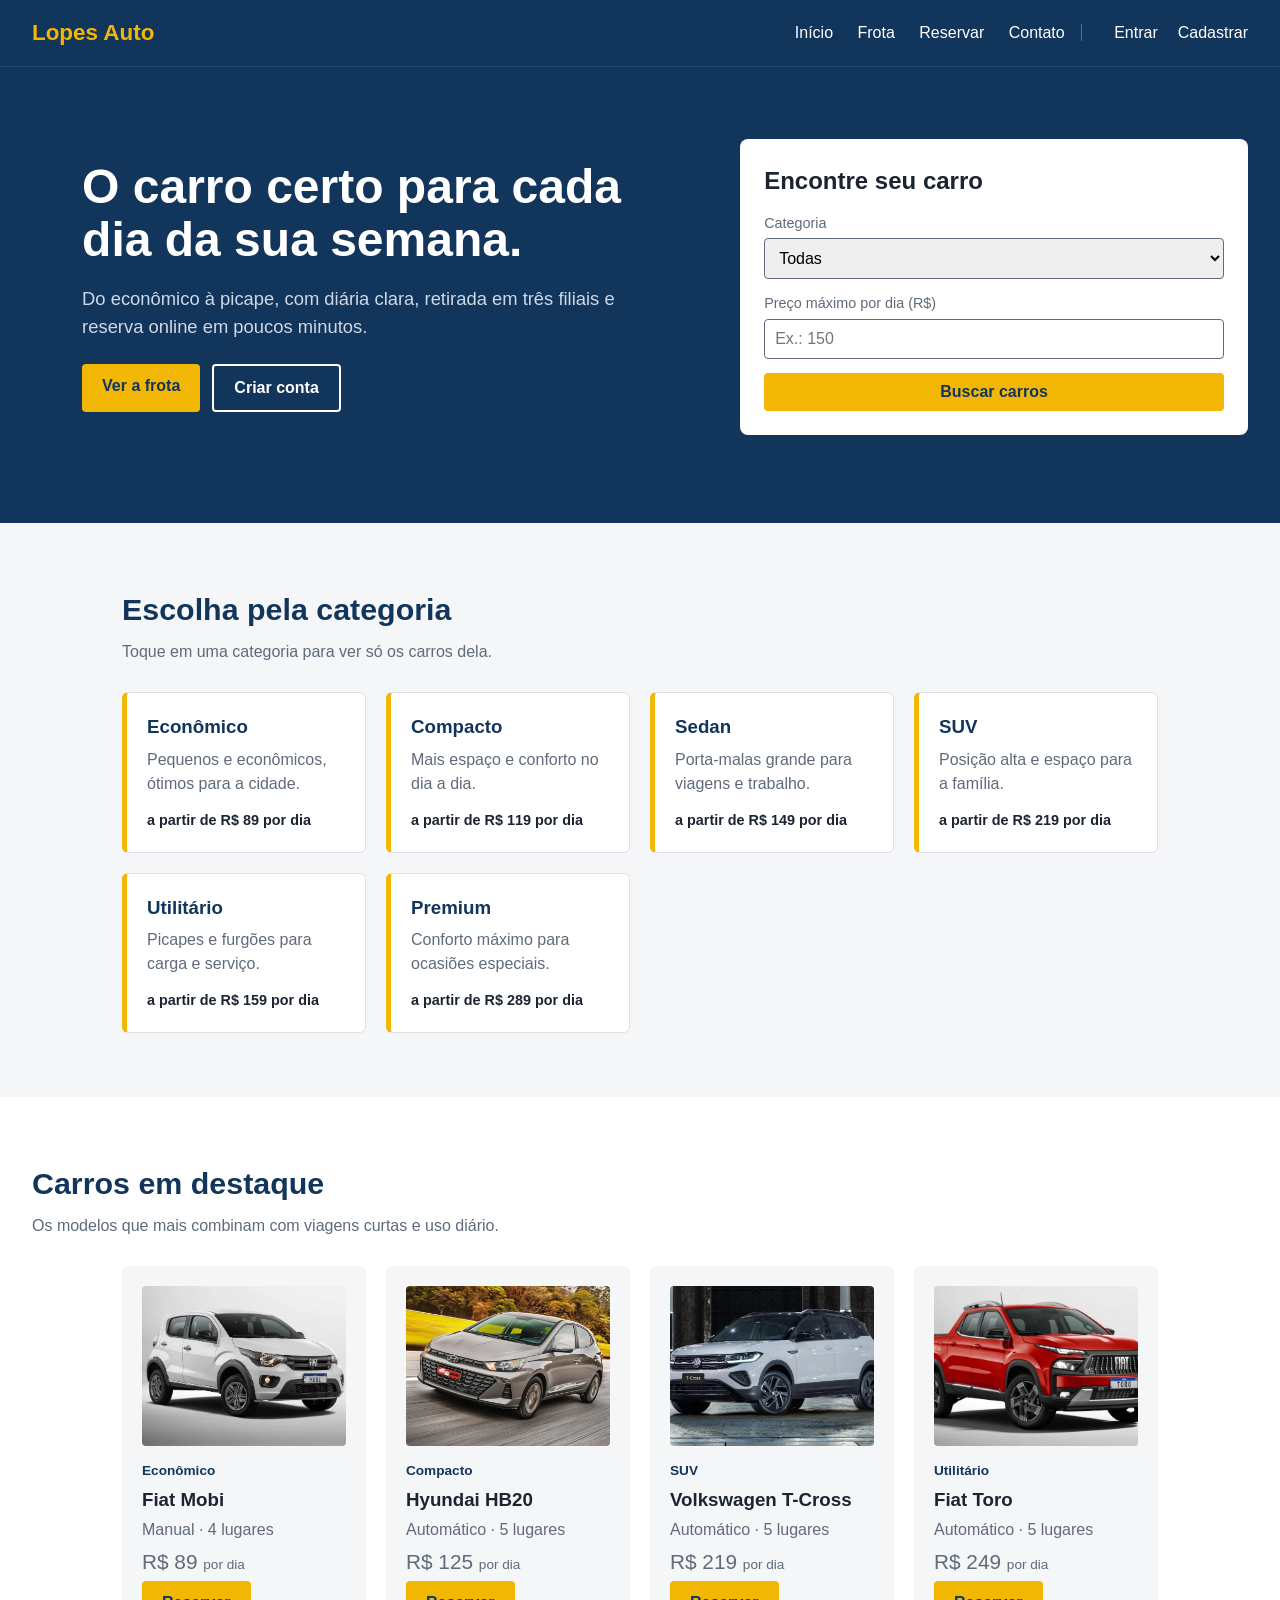
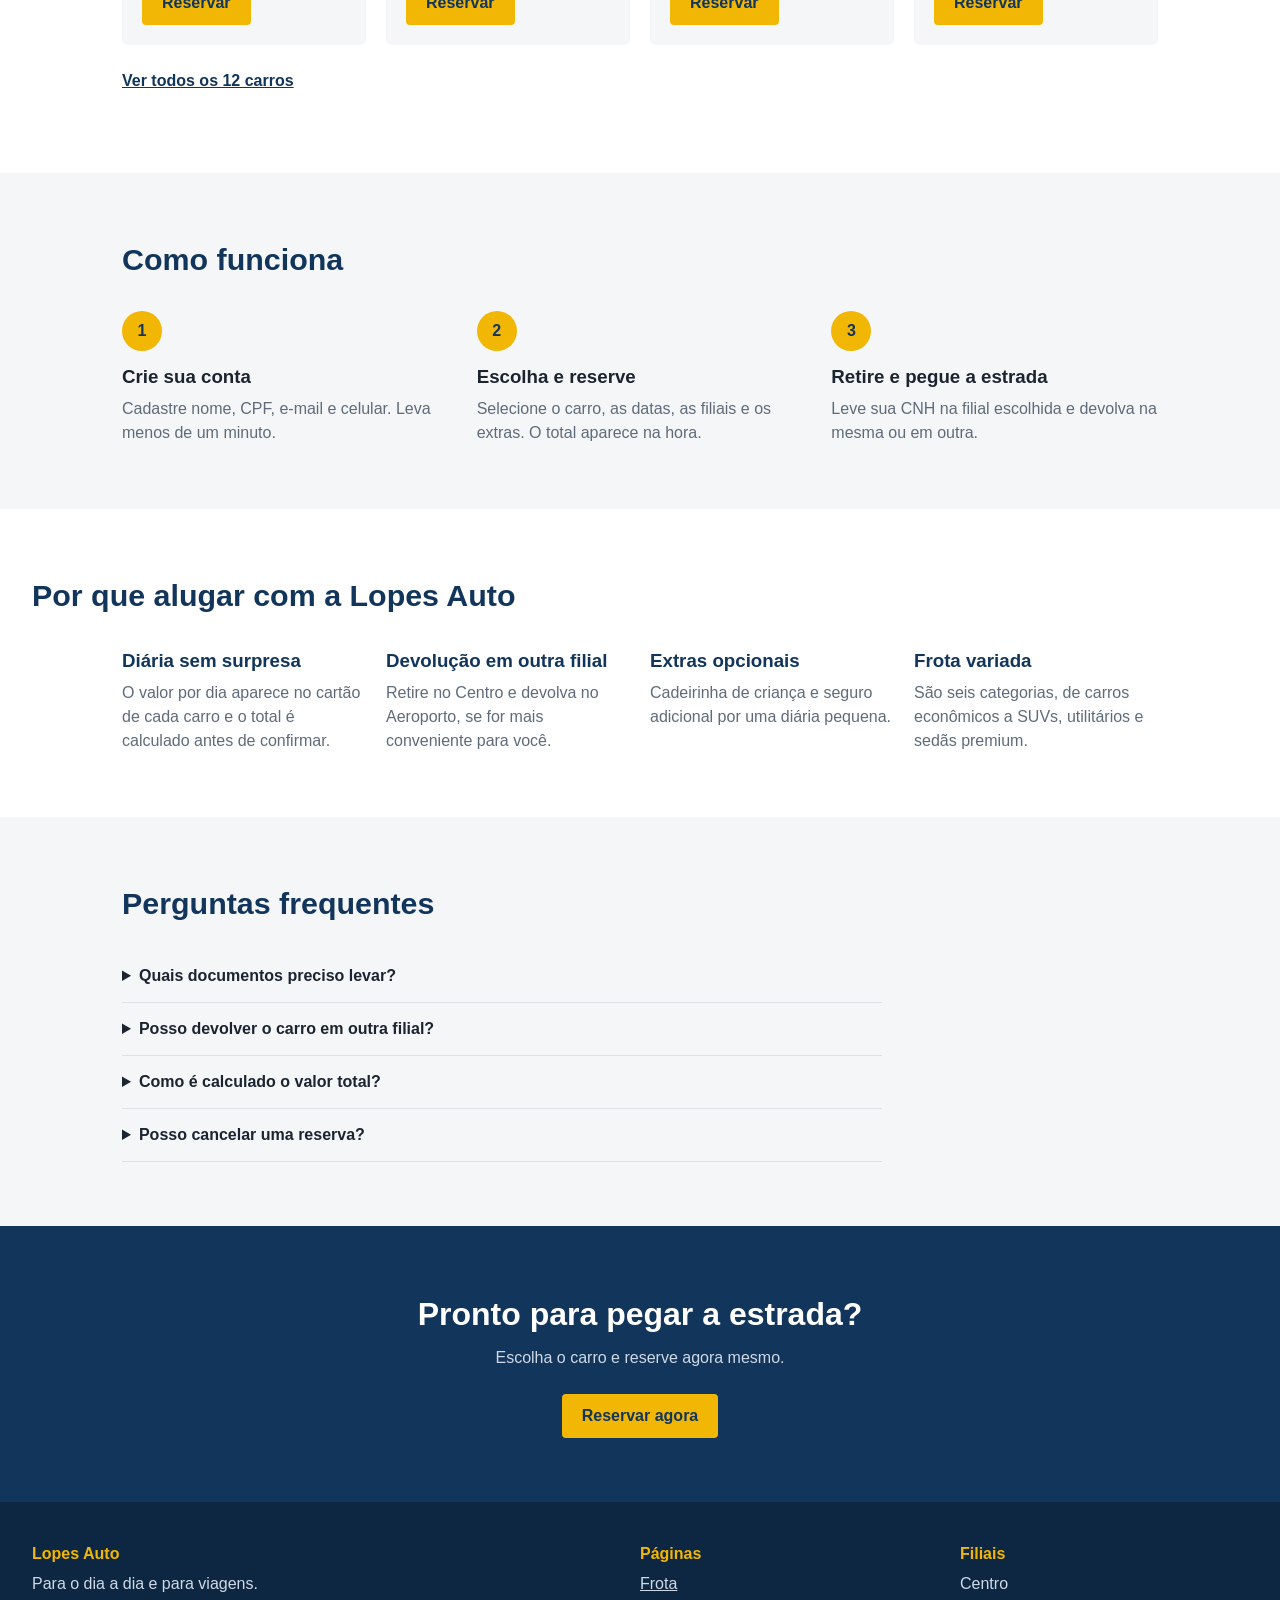
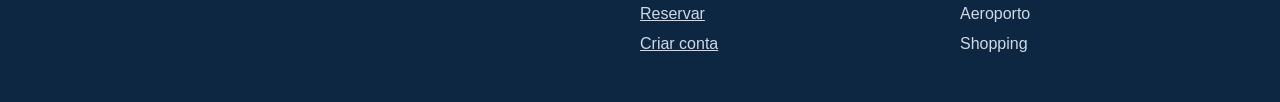
<file: index.html>
<!DOCTYPE html>
<html lang="pt-BR">
<head>
    <meta charset="UTF-8">
    <meta name="author" content="Fernando Lopes">
    <meta name="keywords" content="Site de Locadora, Cadastro, Aluguel de Carros, Veículos">
    <meta name="description" content="Página inicial da locadora, com informações sobre os serviços e a frota de veículos disponíveis" >
    <meta name="viewport" content="width=device-width, initial-scale=1">
    <title>Aluguel de carros</title>
    <link rel="stylesheet" href="css/estilo.css?v=6">
</head>
<body>
    <header class="cabecalho cabecalho-escuro">
        <a class="logo" href="index.html">Lopes Auto</a>
        <nav>
            <a href="index.html">Início</a>
            <a href="frota.html">Frota</a>
            <a href="reserva.html">Reservar</a>
            <a href="contato.html">Contato</a>
            <span id="areaUsuario"></span>
        </nav>
    </header>

    <main>
        <section class="hero">
            <div class="hero-texto">
                <h1>O carro certo para cada dia da sua semana.</h1>
                <p>Do econômico à picape, com diária clara, retirada em três filiais e reserva online em poucos minutos.</p>
                <div class="hero-botoes">
                    <a class="botao" href="frota.html">Ver a frota</a>
                    <a class="botao botao-contorno" href="cadastro.html">Criar conta</a>
                </div>
            </div>

            <form id="buscaRapida" class="busca-rapida">
                <h2>Encontre seu carro</h2>
                <label>Categoria
                    <select id="buscaCategoria">
                        <option value="">Todas</option>
                    </select>
                </label>
                <label>Preço máximo por dia (R$)
                    <input type="number" id="buscaPreco" min="0" placeholder="Ex.: 150">
                </label>
                <button type="submit" class="botao">Buscar carros</button>
            </form>
        </section>

        <section class="secao">
            <h2>Escolha pela categoria</h2>
            <p class="secao-subtitulo">Toque em uma categoria para ver só os carros dela.</p>
            <div id="areaCategorias" class="grade-categorias"></div>
        </section>

        <section class="secao secao-clara">
            <h2>Carros em destaque</h2>
            <p class="secao-subtitulo">Os modelos que mais combinam com viagens curtas e uso diário.</p>
            <div id="areaDestaques" class="grade-destaques"></div>
            <p class="secao-link"><a href="frota.html">Ver todos os 12 carros</a></p>
        </section>

        <section class="secao">
            <h2>Como funciona</h2>
            <div class="passos">
                <div class="passo">
                    <span class="passo-numero">1</span>
                    <h3>Crie sua conta</h3>
                    <p>Cadastre nome, CPF, e-mail e celular. Leva menos de um minuto.</p>
                </div>
                <div class="passo">
                    <span class="passo-numero">2</span>
                    <h3>Escolha e reserve</h3>
                    <p>Selecione o carro, as datas, as filiais e os extras. O total aparece na hora.</p>
                </div>
                <div class="passo">
                    <span class="passo-numero">3</span>
                    <h3>Retire e pegue a estrada</h3>
                    <p>Leve sua CNH na filial escolhida e devolva na mesma ou em outra.</p>
                </div>
            </div>
        </section>

        <section class="secao secao-clara">
            <h2>Por que alugar com a Lopes Auto</h2>
            <div class="beneficios">
                <article>
                    <h3>Diária sem surpresa</h3>
                    <p>O valor por dia aparece no cartão de cada carro e o total é calculado antes de confirmar.</p>
                </article>
                <article>
                    <h3>Devolução em outra filial</h3>
                    <p>Retire no Centro e devolva no Aeroporto, se for mais conveniente para você.</p>
                </article>
                <article>
                    <h3>Extras opcionais</h3>
                    <p>Cadeirinha de criança e seguro adicional por uma diária pequena.</p>
                </article>
                <article>
                    <h3>Frota variada</h3>
                    <p>São seis categorias, de carros econômicos a SUVs, utilitários e sedãs premium.</p>
                </article>
            </div>
        </section>

        <section class="secao">
            <h2>Perguntas frequentes</h2>
            <div class="perguntas">
                <details>
                    <summary>Quais documentos preciso levar?</summary>
                    <p>CNH válida e CPF, os mesmos dados do cadastro feito no site.</p>
                </details>
                <details>
                    <summary>Posso devolver o carro em outra filial?</summary>
                    <p>Sim. Na reserva você escolhe uma filial para a retirada e outra para a devolução.</p>
                </details>
                <details>
                    <summary>Como é calculado o valor total?</summary>
                    <p>O total é o número de diárias multiplicado pela soma do preço do carro com os extras escolhidos.</p>
                </details>
                <details>
                    <summary>Posso cancelar uma reserva?</summary>
                    <p>Sim. Uma reserva fica com o status "Reservada" até a retirada e pode ser cancelada antes dela.</p>
                </details>
            </div>
        </section>

        <section class="chamada-final">
            <h2>Pronto para pegar a estrada?</h2>
            <p>Escolha o carro e reserve agora mesmo.</p>
            <a class="botao" href="reserva.html">Reservar agora</a>
        </section>
    </main>

    <footer class="rodape-grande">
        <div>
            <strong>Lopes Auto</strong>
            <p>Para o dia a dia e para viagens.</p>
        </div>
        <div>
            <strong>Páginas</strong>
            <p><a href="frota.html">Frota</a></p>
            <p><a href="reserva.html">Reservar</a></p>
            <p><a href="cadastro.html">Criar conta</a></p>
        </div>
        <div>
            <strong>Filiais</strong>
            <p>Centro</p>
            <p>Aeroporto</p>
            <p>Shopping</p>
        </div>
    </footer>

    <script src="js/usuarios.js?v=6"></script>
    <script src="js/carros.js?v=6"></script>
    <script src="js/index.js?v=6"></script>
</body>
</html>
</file>
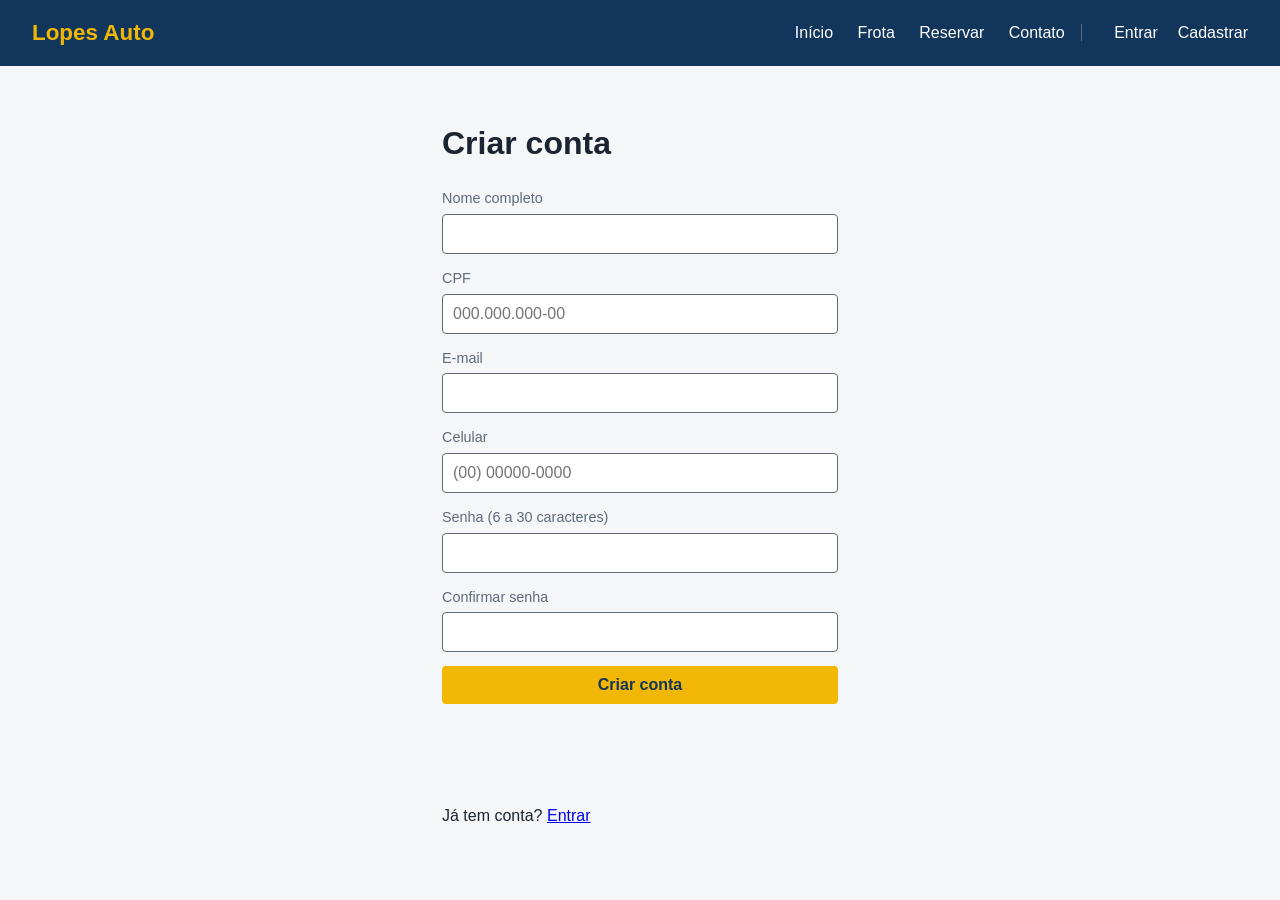
<file: cadastro.html>
<!DOCTYPE html>
<html lang="pt-BR">
<head>
    <meta charset="UTF-8">
    <meta name="author" content="Fernando Lopes">
    <meta name="keywords" content="Site de Locadora, Cadastro, Aluguel de Carros, Veículos">
    <meta name="description" content="Página dedicada a permitir que usuários criem contas na locadora" >
    <meta name="viewport" content="width=device-width, initial-scale=1">
    <title>Criar conta</title>
    <link rel="stylesheet" href="css/estilo.css?v=6">
</head>
<body>
    <header class="cabecalho">
        <a class="logo" href="index.html">Lopes Auto</a>
        <nav>
            <a href="index.html">Início</a>
            <a href="frota.html">Frota</a>
            <a href="reserva.html">Reservar</a>
            <a href="contato.html">Contato</a>
            <span id="areaUsuario"></span>
        </nav>
    </header>

    <main class="conteudo conteudo-estreito">
        <h1>Criar conta</h1>
        <form id="formularioCadastro" class="formulario" novalidate>
            <label>Nome completo
                <input type="text" id="campoNome" maxlength="80" autocomplete="name">
            </label>
            <label>CPF
                <input type="text" id="campoCpf" placeholder="000.000.000-00" maxlength="14" inputmode="numeric" autocomplete="off">
            </label>
            <label>E-mail
                <input type="email" id="campoEmail" maxlength="80" autocomplete="email">
            </label>
            <label>Celular
                <input type="tel" id="campoTelefone" placeholder="(00) 00000-0000" maxlength="15" inputmode="numeric">
            </label>
            <label>Senha (6 a 30 caracteres)
                <input type="password" id="campoSenha" maxlength="30" autocomplete="new-password">
            </label>
            <label>Confirmar senha
                <input type="password" id="campoConfirmacao" maxlength="30" autocomplete="new-password">
            </label>
            <button type="submit" class="botao">Criar conta</button>
            <p id="mensagemCadastro" class="mensagem"></p>
            <p>Já tem conta? <a href="login.html">Entrar</a></p>
        </form>
    </main>

    <script src="js/usuarios.js?v=6"></script>
    <script src="js/mascaras.js?v=6"></script>
    <script src="js/cadastro.js?v=6"></script>
</body>
</html>
</file>
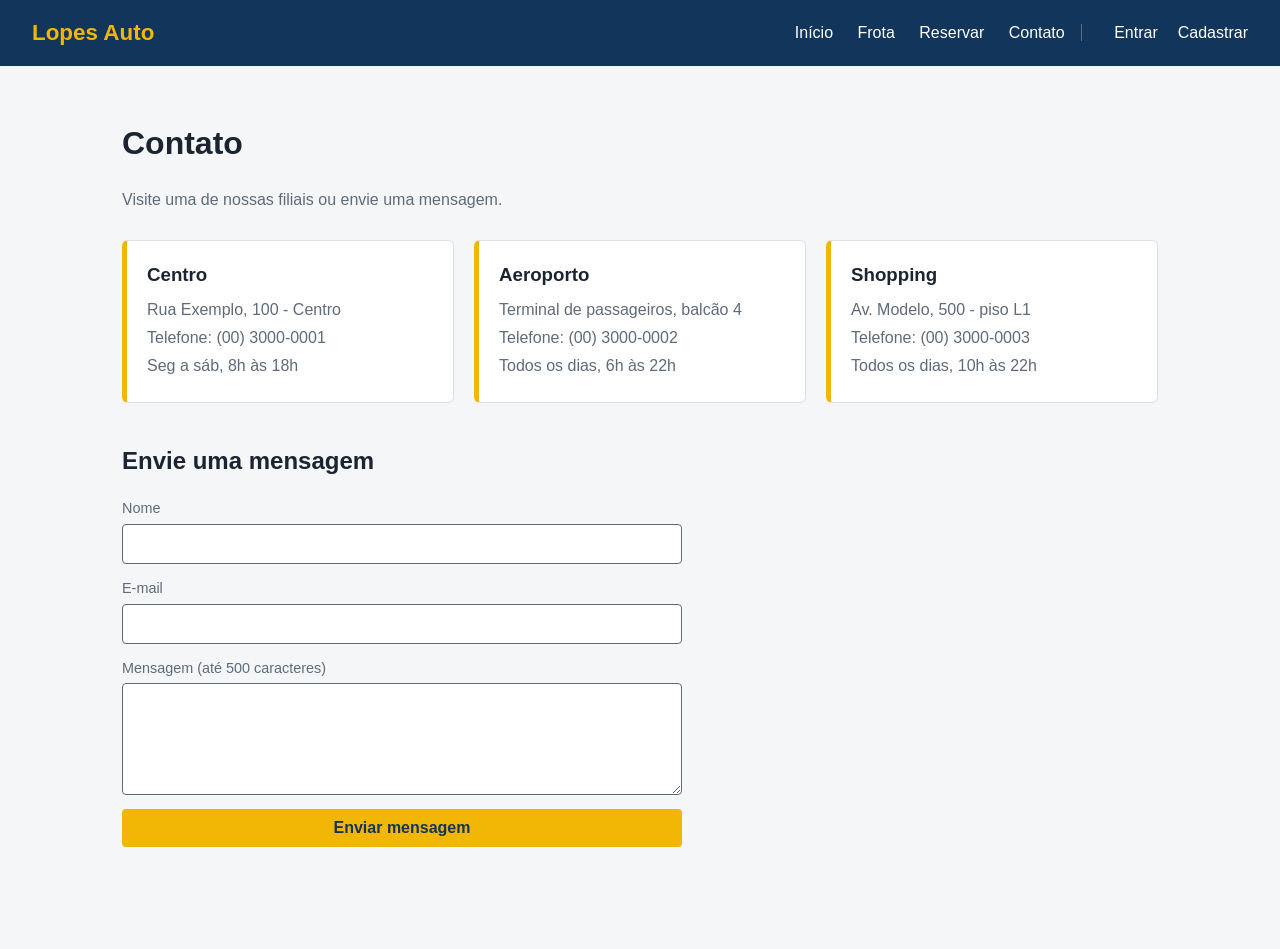
<file: contato.html>
<!DOCTYPE html>
<html lang="pt-BR">
<head>
    <meta charset="UTF-8">
    <meta name="author" content="Fernando Lopes">
    <meta name="keywords" content="Site de Locadora, Cadastro, Aluguel de Carros, Veículos">
    <meta name="description" content="Página dedicada a permitir que usuários entrem em contato com a locadora" >
    <meta name="viewport" content="width=device-width, initial-scale=1">
    <title>Contato</title>
    <link rel="stylesheet" href="css/estilo.css?v=6">
</head>
<body>
    <header class="cabecalho">
        <a class="logo" href="index.html">Lopes Auto</a>
        <nav>
            <a href="index.html">Início</a>
            <a href="frota.html">Frota</a>
            <a href="reserva.html">Reservar</a>
            <a href="contato.html">Contato</a>
            <span id="areaUsuario"></span>
        </nav>
    </header>

    <main class="conteudo">
        <h1>Contato</h1>
        <p class="secao-subtitulo">Visite uma de nossas filiais ou envie uma mensagem.</p>

        <section id="areaFiliais" class="grade-filiais"></section>

        <h2>Envie uma mensagem</h2>
        <form id="formularioContato" class="formulario" novalidate>
            <label>Nome
                <input type="text" id="campoNome" maxlength="80">
            </label>
            <label>E-mail
                <input type="email" id="campoEmail" maxlength="80">
            </label>
            <label>Mensagem (até 500 caracteres)
                <textarea id="campoMensagem" rows="5" maxlength="500"></textarea>
            </label>
            <button type="submit" class="botao">Enviar mensagem</button>
            <p id="mensagemContato" class="mensagem"></p>
        </form>
    </main>

    <script src="js/usuarios.js?v=6"></script>
    <script src="js/carros.js?v=6"></script>
    <script src="js/contato.js?v=6"></script>
</body>
</html>
</file>
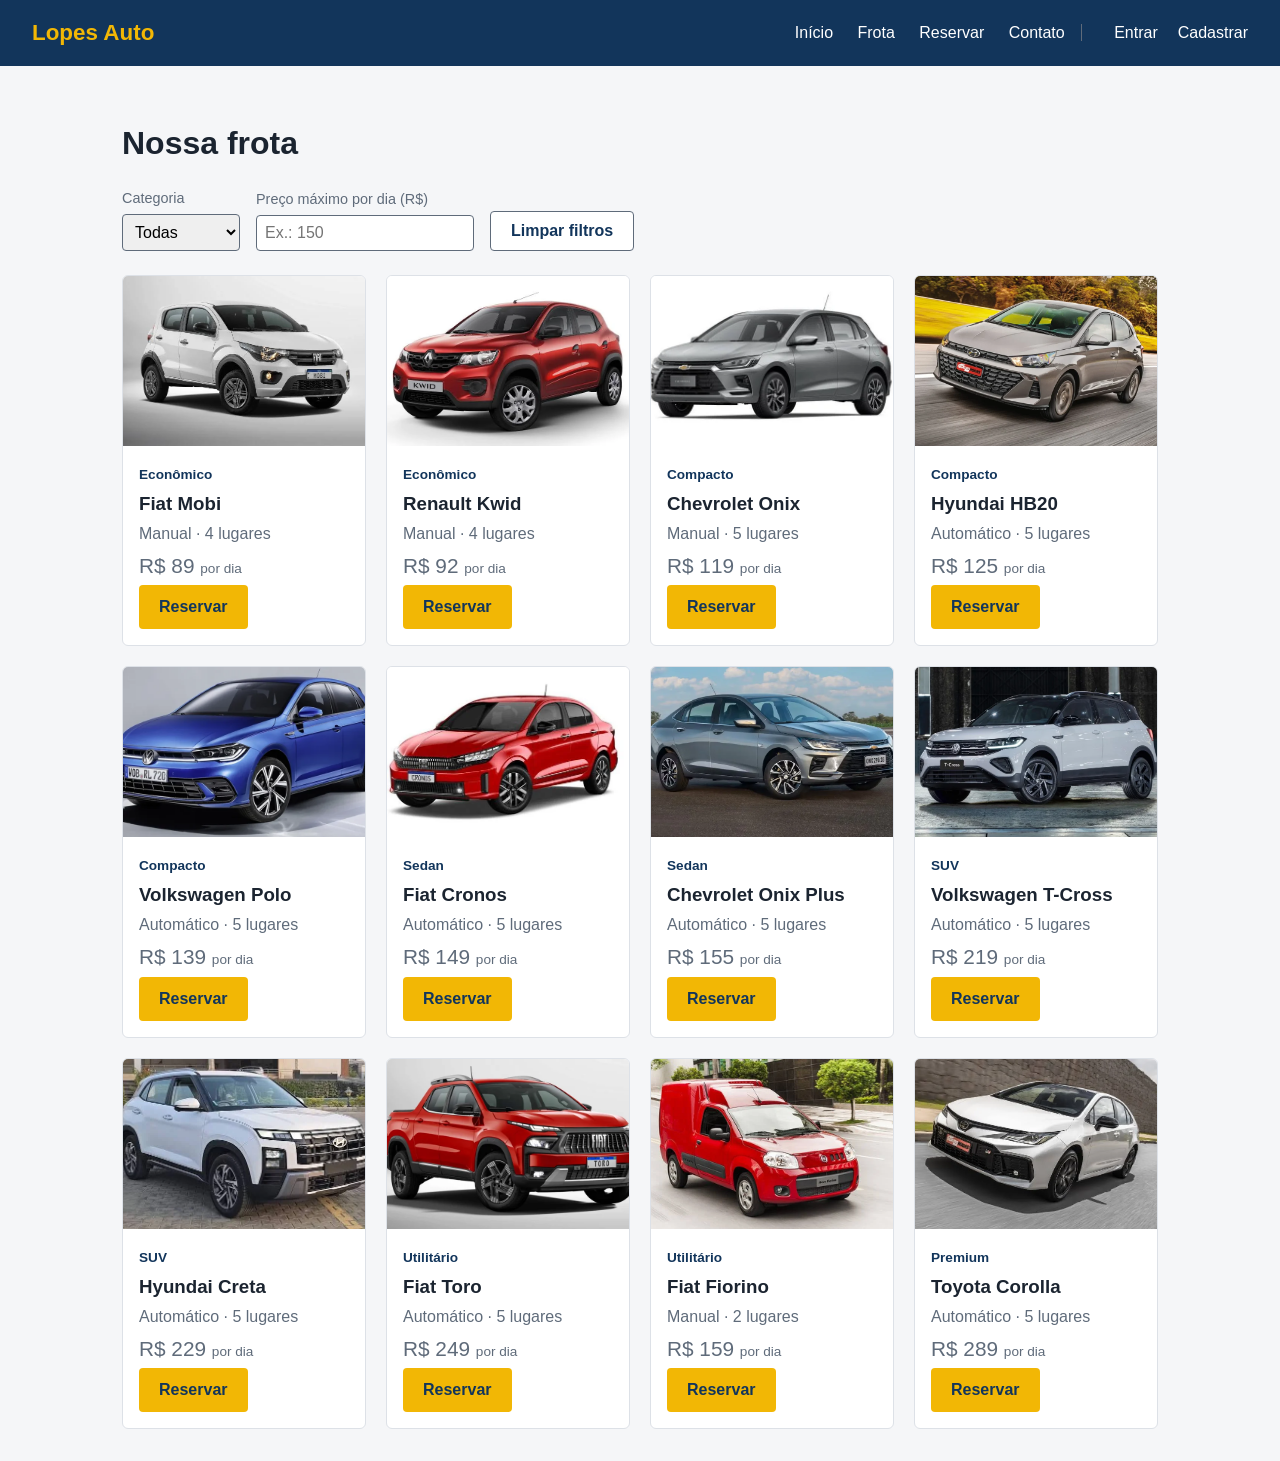
<file: frota.html>
<!DOCTYPE html>
<html lang="pt-BR">
<head>
    <meta charset="UTF-8">
    <meta name="author" content="Fernando Lopes">
    <meta name="keywords" content="Site de Locadora, Cadastro, Aluguel de Carros, Veículos">
    <meta name="description" content="Página dedicada a mostrar a frota de veículos disponíveis para aluguel" >
    <meta name="viewport" content="width=device-width, initial-scale=1">
    <title>Nossa frota</title>
    <link rel="stylesheet" href="css/estilo.css?v=6">
</head>
<body>
    <header class="cabecalho">
        <a class="logo" href="index.html">Lopes Auto</a>
        <nav>
            <a href="index.html">Início</a>
            <a href="frota.html">Frota</a>
            <a href="reserva.html">Reservar</a>
            <a href="contato.html">Contato</a>
            <span id="areaUsuario"></span>
        </nav>
    </header>

    <main class="conteudo">
        <h1>Nossa frota</h1>

        <section class="filtros">
            <label>Categoria
                <select id="filtroCategoria">
                    <option value="">Todas</option>
                </select>
            </label>
            <label>Preço máximo por dia (R$)
                <input type="number" id="filtroPrecoMaximo" min="0" placeholder="Ex.: 150">
            </label>
            <button type="button" id="botaoLimpar" class="botao botao-claro">Limpar filtros</button>
        </section>

        <p id="mensagemVazia" hidden>Nenhum carro encontrado. Tente aumentar o preço máximo ou escolher outra categoria.</p>
        <section id="areaDosCarros" class="grade-carros"></section>
    </main>

    <script src="js/usuarios.js?v=6"></script>
    <script src="js/carros.js?v=6"></script>
    <script src="js/frota.js?v=6"></script>
</body>
</html>
</file>
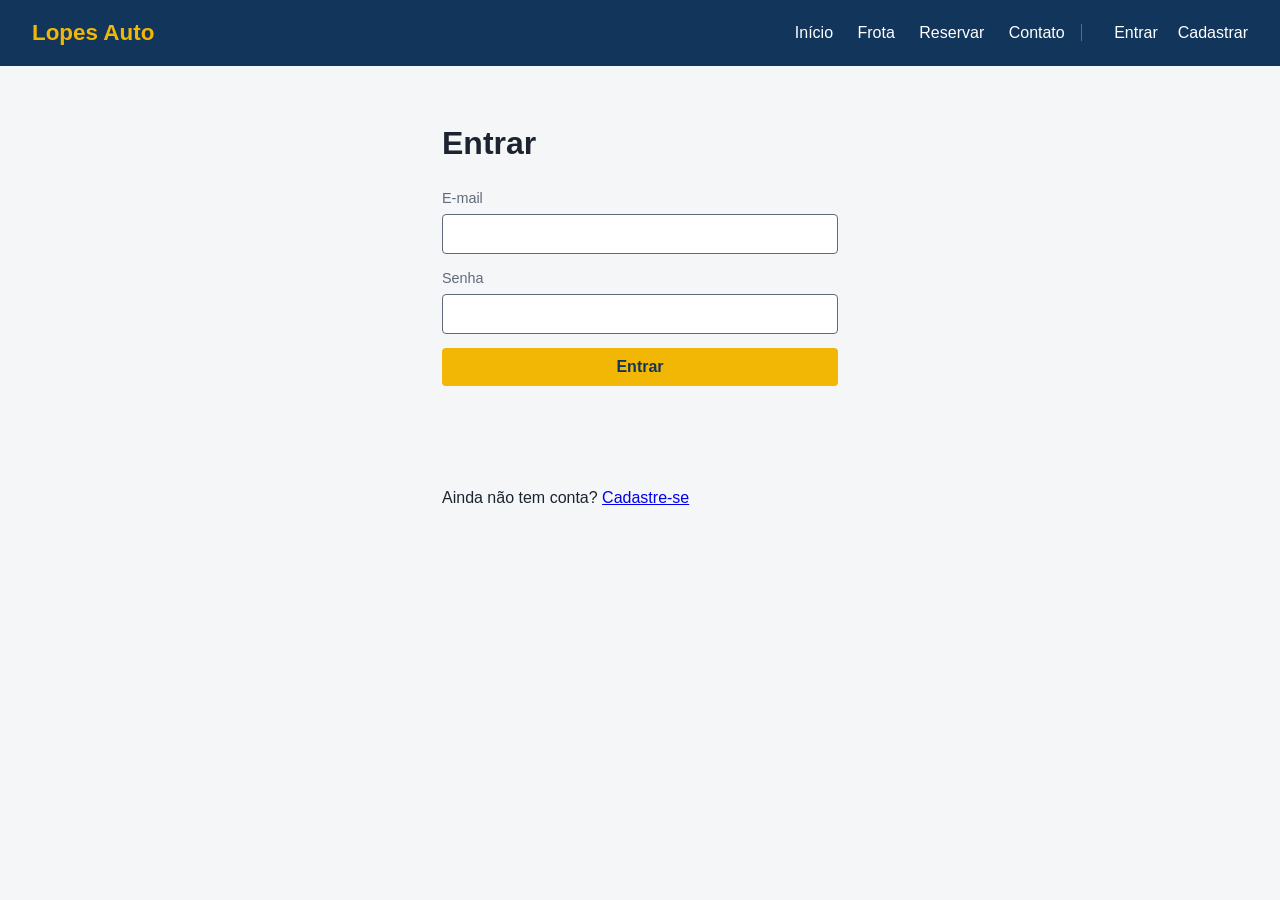
<file: login.html>
<!DOCTYPE html>
<html lang="pt-BR">
<head>
    <meta charset="UTF-8">
    <meta name="author" content="Fernando Lopes">
    <meta name="keywords" content="Site de Locadora, Cadastro, Aluguel de Carros, Veículos">
    <meta name="description" content="Página dedicada a permitir que usuários entrem na sua conta na locadora" >
    <meta name="viewport" content="width=device-width, initial-scale=1">
    <title>Entrar</title>
    <link rel="stylesheet" href="css/estilo.css?v=6">
</head>
<body>
    <header class="cabecalho">
        <a class="logo" href="index.html">Lopes Auto</a>
        <nav>
            <a href="index.html">Início</a>
            <a href="frota.html">Frota</a>
            <a href="reserva.html">Reservar</a>
            <a href="contato.html">Contato</a>
            <span id="areaUsuario"></span>
        </nav>
    </header>

    <main class="conteudo conteudo-estreito">
        <h1>Entrar</h1>
        <form id="formularioLogin" class="formulario" novalidate>
            <label>E-mail
                <input type="email" id="campoEmail" autocomplete="email">
            </label>
            <label>Senha
                <input type="password" id="campoSenha" autocomplete="current-password">
            </label>
            <button type="submit" class="botao">Entrar</button>
            <p id="mensagemLogin" class="mensagem"></p>
            <p>Ainda não tem conta? <a href="cadastro.html">Cadastre-se</a></p>
        </form>
    </main>

    <script src="js/usuarios.js?v=6"></script>
    <script src="js/login.js?v=6"></script>
</body>
</html>
</file>
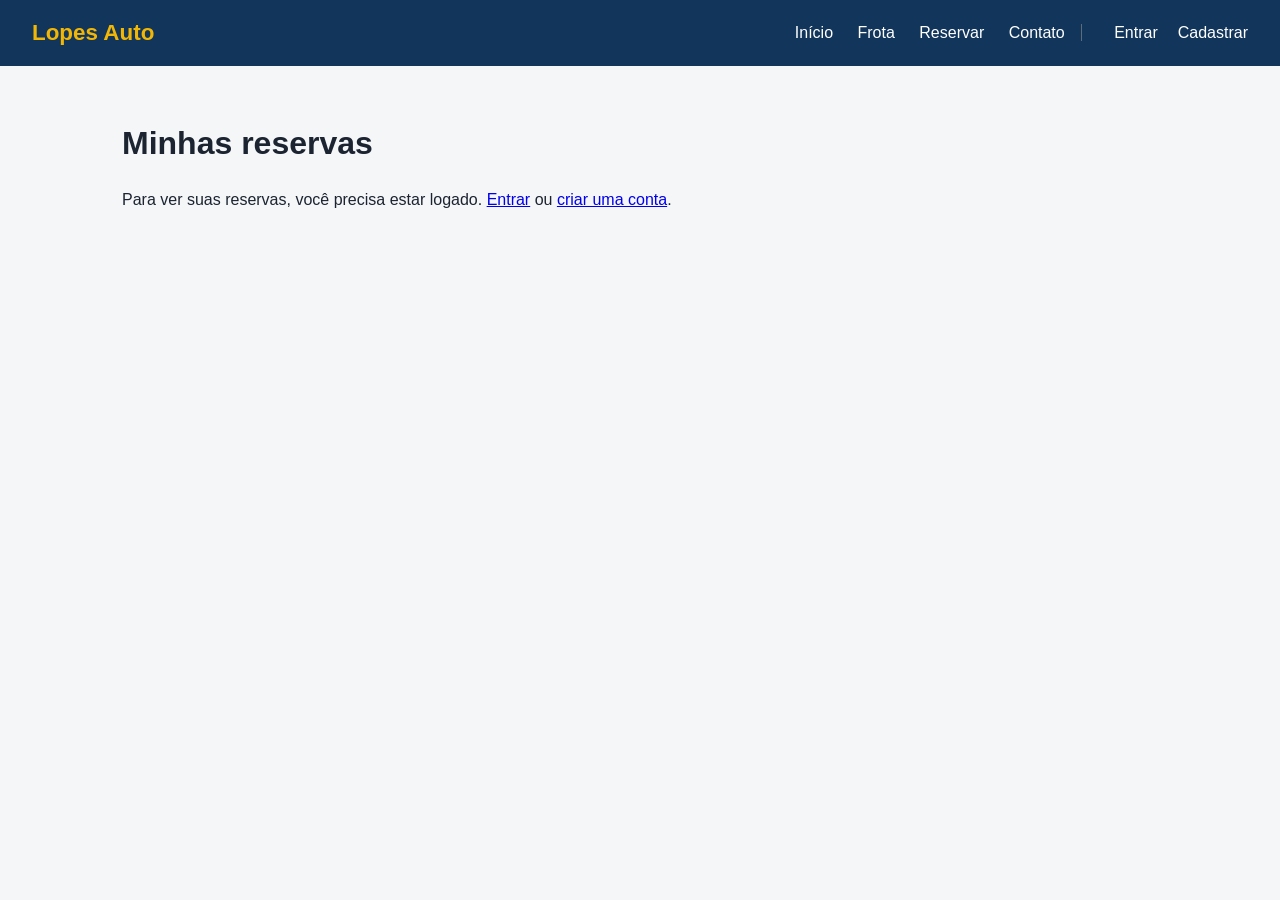
<file: minhas-reservas.html>
<!DOCTYPE html>
<html lang="pt-BR">
<head>
    <meta charset="UTF-8">
    <meta name="author" content="Fernando Lopes">
    <meta name="keywords" content="Site de Locadora, Cadastro, Aluguel de Carros, Veículos">
    <meta name="description" content="Página dedicada a mostrar as reservas feitas por usuários cadastrados" >
    <meta name="viewport" content="width=device-width, initial-scale=1">
    <title>Minhas reservas</title>
    <link rel="stylesheet" href="css/estilo.css?v=6">
</head>
<body>
    <header class="cabecalho">
        <a class="logo" href="index.html">Lopes Auto</a>
        <nav>
            <a href="index.html">Início</a>
            <a href="frota.html">Frota</a>
            <a href="reserva.html">Reservar</a>
            <a href="contato.html">Contato</a>
            <span id="areaUsuario"></span>
        </nav>
    </header>

    <main class="conteudo">
        <h1>Minhas reservas</h1>

        <p id="avisoLogin" hidden>
            Para ver suas reservas, você precisa estar logado.
            <a href="login.html">Entrar</a> ou <a href="cadastro.html">criar uma conta</a>.
        </p>
        <p id="mensagemVazia" hidden>
            Você ainda não tem reservas. <a href="frota.html">Escolha um carro</a> e faça a primeira.
        </p>
        <section id="areaReservas" class="lista-reservas"></section>
    </main>

    <script src="js/usuarios.js?v=6"></script>
    <script src="js/carros.js?v=6"></script>
    <script src="js/minhas-reservas.js?v=6"></script>
</body>
</html>
</file>
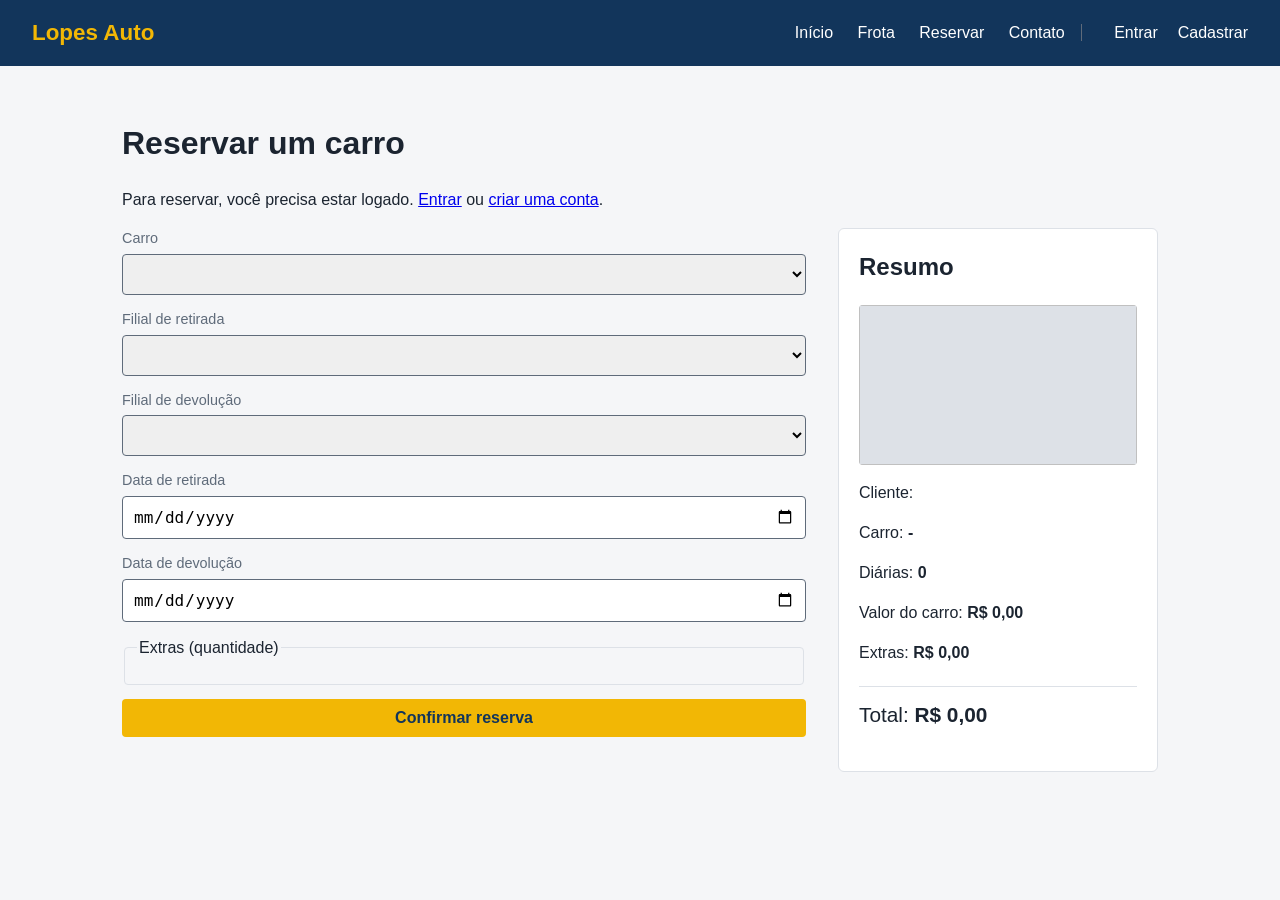
<file: reserva.html>
<!DOCTYPE html>
<html lang="pt-BR">
<head>
    <meta charset="UTF-8">
    <meta name="author" content="Fernando Lopes">
    <meta name="keywords" content="Site de Locadora, Cadastro, Aluguel de Carros, Veículos">
    <meta name="description" content="Página dedicada a permitir que usuários reservem carros na locadora" >
    <meta name="viewport" content="width=device-width, initial-scale=1">
    <title>Reservar</title>
    <link rel="stylesheet" href="css/estilo.css?v=6">
</head>
<body>
    <header class="cabecalho">
        <a class="logo" href="index.html">Lopes Auto</a>
        <nav>
            <a href="index.html">Início</a>
            <a href="frota.html">Frota</a>
            <a href="reserva.html">Reservar</a>
            <a href="contato.html">Contato</a>
            <span id="areaUsuario"></span>
        </nav>
    </header>

    <main class="conteudo">
        <h1>Reservar um carro</h1>

        <p id="avisoLogin" hidden>
            Para reservar, você precisa estar logado.
            <a href="login.html">Entrar</a> ou <a href="cadastro.html">criar uma conta</a>.
        </p>

        <div id="areaReserva" class="area-reserva" hidden>
            <form id="formularioReserva" class="formulario" novalidate>
                <label>Carro
                    <select id="campoCarro"></select>
                </label>
                <label>Filial de retirada
                    <select id="campoFilialRetirada"></select>
                </label>
                <label>Filial de devolução
                    <select id="campoFilialDevolucao"></select>
                </label>
                <label>Data de retirada
                    <input type="date" id="campoDataRetirada">
                </label>
                <label>Data de devolução
                    <input type="date" id="campoDataDevolucao">
                </label>

                <fieldset class="extras">
                    <legend>Extras (quantidade)</legend>
                    <div id="areaExtras"></div>
                </fieldset>

                <button type="submit" class="botao">Confirmar reserva</button>
                <p id="mensagemReserva" class="mensagem"></p>
            </form>

            <aside class="resumo">
                <h2>Resumo</h2>
                <img id="resumoImagem" class="resumo-imagem" alt="">
                <p>Cliente: <strong id="resumoCliente"></strong></p>
                <p>Carro: <strong id="resumoCarro">-</strong></p>
                <p>Diárias: <strong id="resumoDias">0</strong></p>
                <p>Valor do carro: <strong id="resumoValorCarro">R$ 0,00</strong></p>
                <p>Extras: <strong id="resumoValorExtras">R$ 0,00</strong></p>
                <p class="resumo-total">Total: <strong id="resumoTotal">R$ 0,00</strong></p>
            </aside>
        </div>
    </main>

    <script src="js/usuarios.js?v=6"></script>
    <script src="js/carros.js?v=6"></script>
    <script src="js/reserva.js?v=6"></script>
</body>
</html>
</file>
<file: css/estilo.css>
/*Estilo compartilhado por todas as páginas */

:root {
    --azul-escuro: #12355b;
    --amarelo: #f2b705;
    --fundo: #f5f6f8;
    --branco: #ffffff;
    --texto: #1b2430;
    --cinza: #5f6b7a;
}

* {
    box-sizing: border-box;
}

body {
    margin: 0;
    font-family: Arial, Helvetica, sans-serif;
    color: var(--texto);
    background-color: var(--fundo);
    line-height: 1.5;
}

/* Cabeçalho e menu */
.cabecalho {
    display: flex;
    justify-content: space-between;
    align-items: center;
    flex-wrap: wrap;
    gap: 12px;
    padding: 16px 32px;
    background-color: var(--azul-escuro);
}

.logo {
    color: var(--amarelo);
    font-size: 1.4rem;
    font-weight: bold;
    text-decoration: none;
}

.cabecalho nav a {
    color: var(--branco);
    text-decoration: none;
    margin-left: 20px;
}

.cabecalho nav a:hover {
    color: var(--amarelo);
}

/* Página inicial */
.destaque-principal {
    padding: 96px 32px;
    max-width: 760px;
    margin: 0 auto;
}

.destaque-principal h1 {
    font-size: 2.4rem;
    line-height: 1.2;
    color: var(--azul-escuro);
}

/* Conteúdo geral */
.conteudo {
    max-width: 1100px;
    margin: 0 auto;
    padding: 32px;
}

/* Botões */
.botao {
    display: inline-block;
    padding: 10px 20px;
    border: none;
    border-radius: 4px;
    background-color: var(--amarelo);
    color: var(--azul-escuro);
    font-weight: bold;
    font-size: 1rem;
    text-decoration: none;
    cursor: pointer;
}

.botao:hover {
    background-color: #d9a404;
}

.botao-claro {
    background-color: var(--branco);
    border: 1px solid var(--cinza);
}

/* Filtros */
.filtros {
    display: flex;
    flex-wrap: wrap;
    align-items: flex-end;
    gap: 16px;
    margin-bottom: 24px;
}

.filtros label {
    display: flex;
    flex-direction: column;
    font-size: 0.9rem;
    color: var(--cinza);
}

.filtros select,
.filtros input {
    margin-top: 4px;
    padding: 8px;
    font-size: 1rem;
    border: 1px solid var(--cinza);
    border-radius: 4px;
}

/* Cartões dos carros */
.grade-carros {
    display: grid;
    grid-template-columns: repeat(auto-fill, minmax(240px, 1fr));
    gap: 20px;
}

.cartao-carro {
    background-color: var(--branco);
    border: 1px solid #dde1e7;
    border-radius: 6px;
    overflow: hidden;
}

.cartao-carro img {
    display: block;
    width: 100%;
    height: 150px;
    object-fit: cover;
    background-color: #dde1e7;
}

.cartao-texto {
    padding: 16px;
}

.cartao-texto h3 {
    margin: 4px 0;
}

.cartao-texto p {
    margin: 4px 0;
    color: var(--cinza);
}

.cartao-categoria {
    font-size: 0.85rem;
    color: var(--azul-escuro);
    font-weight: bold;
}

.cartao-preco {
    font-size: 1.3rem;
    color: var(--texto);
    margin: 12px 0;
}

.cartao-preco small {
    font-size: 0.85rem;
    color: var(--cinza);
}

/* Rodapé */
.rodape {
    padding: 24px 32px;
    text-align: center;
    color: var(--cinza);
}

/* Menu do usuário */
#areaUsuario {
    margin-left: 12px;
    padding-left: 12px;
    border-left: 1px solid var(--cinza);
}

.saudacao {
    color: var(--amarelo);
    margin-left: 20px;
}

/* Formulários */
.conteudo-estreito {
    max-width: 460px;
}

.formulario {
    display: flex;
    flex-direction: column;
    gap: 14px;
}

.formulario label {
    display: flex;
    flex-direction: column;
    font-size: 0.9rem;
    color: var(--cinza);
}

.formulario input {
    margin-top: 4px;
    padding: 10px;
    font-size: 1rem;
    border: 1px solid var(--cinza);
    border-radius: 4px;
}

.mensagem {
    min-height: 1.5em;
    font-weight: bold;
}

.mensagem.erro {
    color: #b3261e;
}

.mensagem.sucesso {
    color: #1b7a3d;
}

/* Página de reserva */
.area-reserva {
    display: grid;
    grid-template-columns: 1fr 320px;
    gap: 32px;
    align-items: start;
}

.formulario select {
    margin-top: 4px;
    padding: 10px;
    font-size: 1rem;
    border: 1px solid var(--cinza);
    border-radius: 4px;
}

.extras {
    border: 1px solid #dde1e7;
    border-radius: 4px;
    padding: 12px;
}

.linha-extra {
    flex-direction: row;
    justify-content: space-between;
    align-items: center;
    margin-bottom: 8px;
}

.linha-extra input {
    width: 70px;
    margin-top: 0;
}

.resumo {
    background-color: var(--branco);
    border: 1px solid #dde1e7;
    border-radius: 6px;
    padding: 20px;
}

.resumo h2 {
    margin-top: 0;
}

.resumo-total {
    font-size: 1.3rem;
    border-top: 1px solid #dde1e7;
    padding-top: 12px;
}

@media (max-width: 760px) {
    .area-reserva {
        grid-template-columns: 1fr;
    }
}

/* ===== Página inicial ===== */
.cabecalho-escuro {
    border-bottom: 1px solid #24476f;
}

.hero {
    display: grid;
    grid-template-columns: 1.3fr 1fr;
    gap: 48px;
    align-items: center;
    padding: 72px 32px 88px;
    background-color: var(--azul-escuro);
    color: var(--branco);
}

.hero > * {
    max-width: 560px;
    justify-self: center;
    width: 100%;
}

.hero h1 {
    margin: 0 0 16px;
    font-size: 3rem;
    line-height: 1.1;
}

.hero-texto p {
    font-size: 1.15rem;
    color: #cfd9e6;
}

.hero-botoes {
    display: flex;
    flex-wrap: wrap;
    gap: 12px;
    margin-top: 24px;
}

.botao-contorno {
    background-color: transparent;
    border: 2px solid var(--branco);
    color: var(--branco);
}

.botao-contorno:hover {
    background-color: var(--branco);
    color: var(--azul-escuro);
}

.busca-rapida {
    display: flex;
    flex-direction: column;
    gap: 14px;
    padding: 24px;
    background-color: var(--branco);
    color: var(--texto);
    border-radius: 8px;
}

.busca-rapida h2 {
    margin: 0;
}

.busca-rapida label {
    display: flex;
    flex-direction: column;
    font-size: 0.9rem;
    color: var(--cinza);
}

.busca-rapida select,
.busca-rapida input {
    margin-top: 4px;
    padding: 10px;
    font-size: 1rem;
    border: 1px solid var(--cinza);
    border-radius: 4px;
}

.secao {
    max-width: 1100px;
    margin: 0 auto;
    padding: 64px 32px;
}

.secao-clara {
    max-width: none;
    background-color: var(--branco);
}

.secao-clara > * {
    max-width: 1036px;
    margin-left: auto;
    margin-right: auto;
}

.secao h2 {
    margin: 0 0 8px;
    font-size: 1.9rem;
    color: var(--azul-escuro);
}

.secao-subtitulo {
    margin: 0 0 28px;
    color: var(--cinza);
}

.secao-link {
    margin-top: 24px;
}

.secao-link a {
    color: var(--azul-escuro);
    font-weight: bold;
}

.grade-categorias,
.grade-destaques,
.beneficios {
    display: grid;
    grid-template-columns: repeat(auto-fill, minmax(230px, 1fr));
    gap: 20px;
}

.cartao-categoria-home {
    display: block;
    padding: 20px;
    background-color: var(--branco);
    border: 1px solid #dde1e7;
    border-left: 5px solid var(--amarelo);
    border-radius: 6px;
    color: var(--texto);
    text-decoration: none;
}

.cartao-categoria-home:hover {
    border-color: var(--azul-escuro);
    border-left-color: var(--amarelo);
}

.cartao-categoria-home h3 {
    margin: 0 0 6px;
    color: var(--azul-escuro);
}

.cartao-categoria-home p {
    margin: 0 0 12px;
    color: var(--cinza);
}

.cartao-categoria-home span {
    font-weight: bold;
    font-size: 0.9rem;
}

.cartao-destaque {
    padding: 20px;
    background-color: var(--fundo);
    border-radius: 6px;
}

.cartao-destaque h3 {
    margin: 4px 0;
}

.cartao-destaque p {
    margin: 4px 0;
    color: var(--cinza);
}

.passos {
    display: grid;
    grid-template-columns: repeat(auto-fit, minmax(240px, 1fr));
    gap: 28px;
    margin-top: 28px;
}

.passo-numero {
    display: inline-block;
    width: 40px;
    height: 40px;
    line-height: 40px;
    text-align: center;
    border-radius: 50%;
    background-color: var(--amarelo);
    color: var(--azul-escuro);
    font-weight: bold;
}

.passo h3 {
    margin: 12px 0 6px;
}

.passo p,
.beneficios p {
    margin: 0;
    color: var(--cinza);
}

.beneficios {
    margin-top: 28px;
}

.beneficios h3 {
    margin: 0 0 6px;
    color: var(--azul-escuro);
}

.perguntas {
    max-width: 760px;
    margin-top: 24px;
}

.perguntas details {
    padding: 14px 0;
    border-bottom: 1px solid #dde1e7;
}

.perguntas summary {
    cursor: pointer;
    font-weight: bold;
}

.perguntas details p {
    margin: 10px 0 0;
    color: var(--cinza);
}

.chamada-final {
    padding: 64px 32px;
    text-align: center;
    background-color: var(--azul-escuro);
    color: var(--branco);
}

.chamada-final h2 {
    margin: 0 0 8px;
    font-size: 2rem;
}

.chamada-final p {
    margin: 0 0 24px;
    color: #cfd9e6;
}

.rodape-grande {
    display: grid;
    grid-template-columns: 2fr 1fr 1fr;
    gap: 32px;
    padding: 40px 32px;
    background-color: #0d2742;
    color: #cfd9e6;
}

.rodape-grande strong {
    color: var(--amarelo);
}

.rodape-grande p {
    margin: 6px 0;
}

.rodape-grande a {
    color: #cfd9e6;
}

@media (max-width: 800px) {
    .hero {
        grid-template-columns: 1fr;
        padding: 48px 20px 56px;
    }

    .hero h1 {
        font-size: 2.2rem;
    }

    .rodape-grande {
        grid-template-columns: 1fr;
    }
}

/* Menu da conta (dropdown) */
.menu-conta {
    position: relative;
    display: inline-block;
}

.botao-conta {
    margin-left: 20px;
    padding: 0;
    border: none;
    background: none;
    color: var(--amarelo);
    font-size: 1rem;
    font-family: inherit;
    cursor: pointer;
}

.menu-conta-lista {
    position: absolute;
    right: 0;
    top: 130%;
    z-index: 10;
    min-width: 180px;
    background-color: var(--branco);
    border-radius: 6px;
    box-shadow: 0 4px 16px rgba(0, 0, 0, 0.25);
    overflow: hidden;
}

.cabecalho .menu-conta-lista a {
    display: block;
    margin: 0;
    padding: 12px 16px;
    color: var(--texto);
}

.cabecalho .menu-conta-lista a:hover {
    background-color: var(--fundo);
    color: var(--azul-escuro);
}

/* Minhas reservas */
.lista-reservas {
    display: grid;
    grid-template-columns: repeat(auto-fill, minmax(320px, 1fr));
    gap: 20px;
}

.cartao-reserva {
    padding: 20px;
    background-color: var(--branco);
    border: 1px solid #dde1e7;
    border-radius: 6px;
}

.cartao-reserva p {
    margin: 6px 0;
}

.reserva-topo {
    display: flex;
    justify-content: space-between;
    align-items: center;
    gap: 12px;
}

.reserva-topo h3 {
    margin: 0;
}

.status {
    padding: 4px 10px;
    border-radius: 12px;
    font-size: 0.85rem;
    font-weight: bold;
}

.status-reservada {
    background-color: #dff3e6;
    color: #1b7a3d;
}

.status-cancelada {
    background-color: #f6dedc;
    color: #b3261e;
}

.reserva-total {
    font-size: 1.2rem;
    font-weight: bold;
}

.reserva-numero {
    font-size: 0.85rem;
    color: var(--cinza);
}

/* Contato */
.grade-filiais {
    display: grid;
    grid-template-columns: repeat(auto-fill, minmax(260px, 1fr));
    gap: 20px;
    margin-bottom: 40px;
}

.cartao-filial {
    padding: 20px;
    background-color: var(--branco);
    border: 1px solid #dde1e7;
    border-left: 5px solid var(--amarelo);
    border-radius: 6px;
}

.cartao-filial h3 {
    margin: 0 0 8px;
}

.cartao-filial p {
    margin: 4px 0;
    color: var(--cinza);
}

#formularioContato {
    max-width: 560px;
}

.formulario textarea {
    margin-top: 4px;
    padding: 10px;
    font-size: 1rem;
    font-family: inherit;
    border: 1px solid var(--cinza);
    border-radius: 4px;
    resize: vertical;
}

/* Fotos dos carros */
.cartao-carro img {
    height: 170px;
}

.cartao-destaque img,
.resumo-imagem,
.cartao-reserva img {
    display: block;
    width: 100%;
    height: 160px;
    object-fit: cover;
    border-radius: 4px;
    margin-bottom: 12px;
    background-color: #dde1e7;
}

/* Botão de apagar reserva cancelada */
.botao-perigo {
    background-color: var(--branco);
    border: 1px solid #b3261e;
    color: #b3261e;
}

.botao-perigo:hover {
    background-color: #b3261e;
    color: var(--branco);
}

/* Links do rodapé simples */
.rodape-links a {
    margin: 0 14px;
    color: var(--cinza);
    text-decoration: none;
}

.rodape-links a:hover {
    color: var(--azul-escuro);
    text-decoration: underline;
}
</file>
